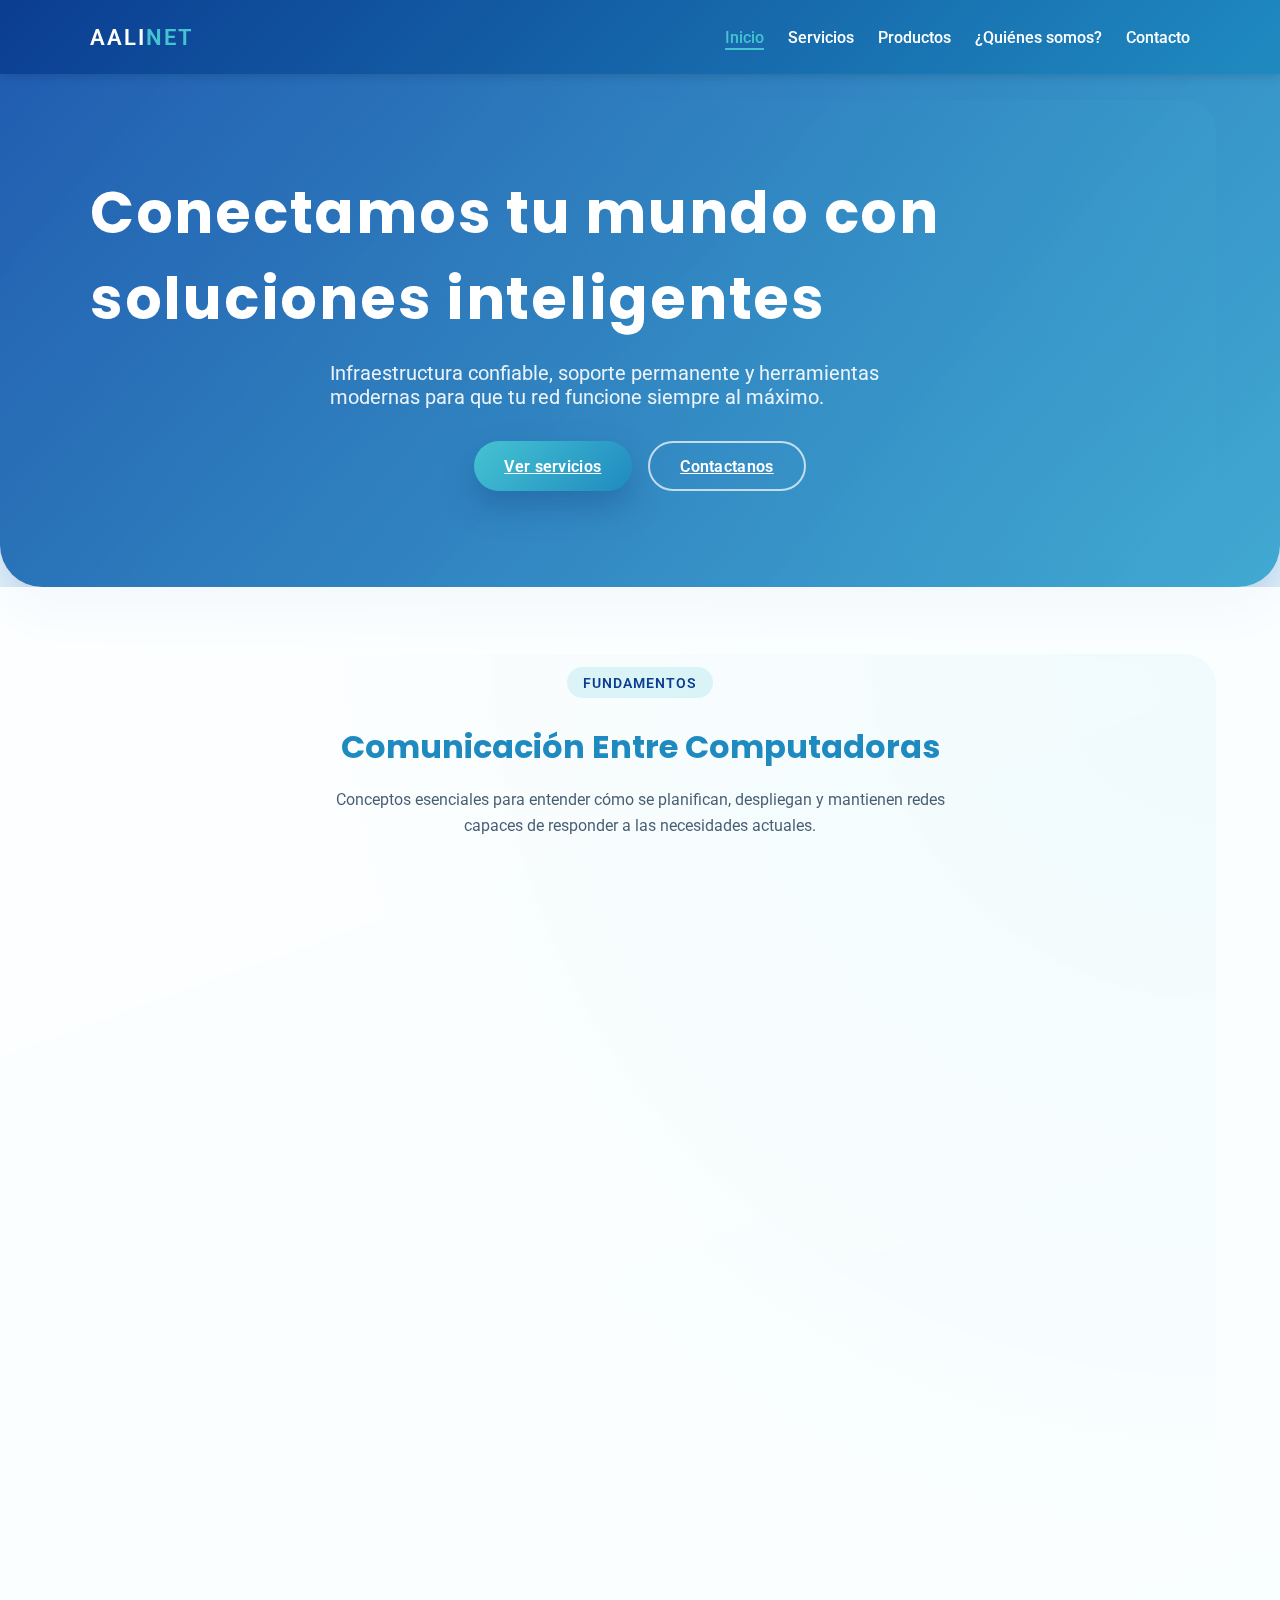
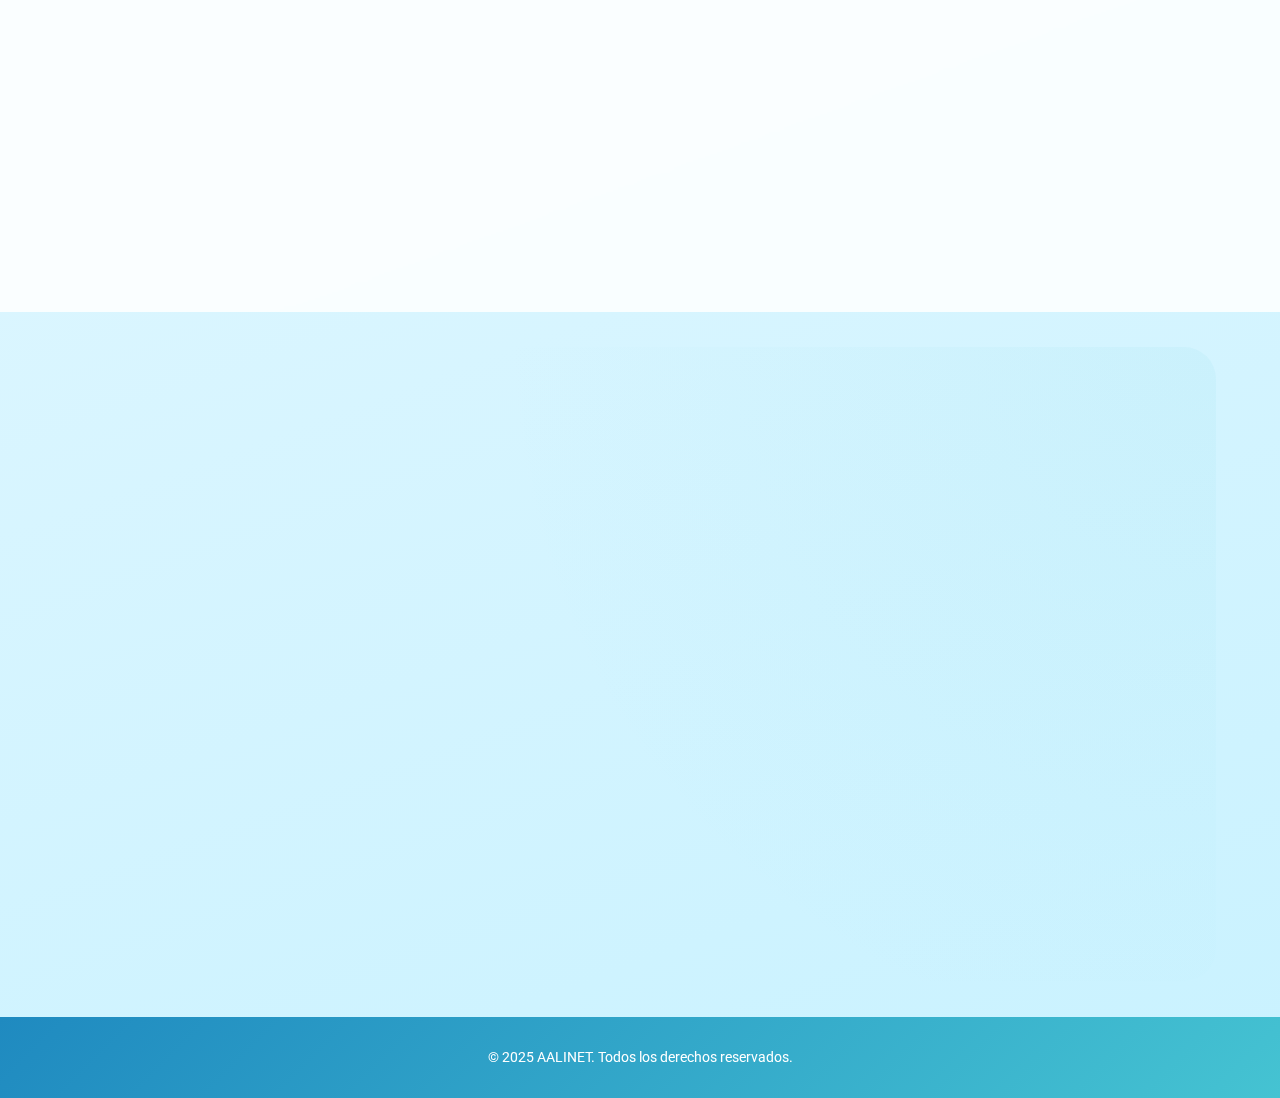
<file: index.html>
<!DOCTYPE html>
<html lang="es">
<head>
    <meta charset="UTF-8">
    <meta name="viewport" content="width=device-width, initial-scale=1.0">
    <title>AALINET</title>
    <link rel="stylesheet" href="styles.css">
</head>
<body>
    <header>
        <div class="container nav">
            <div class="logo">AALI<span>NET</span></div>
            <nav>
                <ul>
                    <li><a href="index.html">Inicio</a></li>
                    <li><a href="servicios.html">Servicios</a></li>
                    <li><a href="productos.html">Productos</a></li>
                    <li><a href="quienes-somos.html">¿Quiénes somos?</a></li>
                    <li><a href="contacto.html">Contacto</a></li>
                </ul>
            </nav>
        </div>
    </header>

    <main>
        <section class="hero">
            <div class="container">
                <h1>Conectamos tu mundo con soluciones inteligentes</h1>
                <p>Infraestructura confiable, soporte permanente y herramientas modernas para que tu red funcione siempre al máximo.</p>
                <div class="hero-buttons">
                    <a class="button-primary" href="servicios.html">Ver servicios</a>
                    <a class="button-outline" href="contacto.html">Contactanos</a>
                </div>
            </div>
        </section>

        <section>
            <div class="container">
                <div class="section-intro reveal-on-scroll">
                    <span class="badge">Fundamentos</span>
                    <h2>Comunicación Entre Computadoras</h2>
                    <p>Conceptos esenciales para entender cómo se planifican, despliegan y mantienen redes capaces de responder a las necesidades actuales.</p>
                </div>

                <article class="content-block reveal-on-scroll">
                    <h3>Procesos de conectividad</h3>
                    <p>La comunicación entre computadoras permite compartir datos y recursos, optimizar tiempos de trabajo y habilitar nuevas formas de colaboración. Implica diseñar redes escalables y seguras que acompañen el crecimiento de la organización.</p>
                    <p>Entre las ventajas se encuentran la mayor rapidez de intercambio, la escalabilidad y el trabajo simultáneo. Entre las desventajas, la inversión inicial, la superficie de ataque y la dependencia de la infraestructura.</p>

                    <h3>Protocolo TCP/IP</h3>
                    <p>El estándar que hace posible Internet. Segmenta los datos en paquetes, administra direcciones y garantiza que la información llegue íntegra al destino final.</p>

                    <h3>Tipos de redes</h3>
                    <ul>
                        <li>PAN</li>
                        <li>LAN</li>
                        <li>WLAN</li>
                        <li>MAN</li>
                        <li>WAN</li>
                        <li>VPN</li>
                    </ul>

                    <h3>Mecanismos de detección y corrección de errores</h3>
                    <p>Aplican verificaciones constantes (CRC, checksum, paridad) y solicitan retransmisiones cuando se identifican inconsistencias.</p>

                    <h3>Topologías de red</h3>
                    <ul>
                        <li>Bus</li>
                        <li>Estrella</li>
                        <li>Anillo</li>
                        <li>Malla</li>
                        <li>Árbol</li>
                        <li>Híbrida</li>
                    </ul>
                </article>
            </div>
        </section>

        <section>
            <div class="container">
                <div class="section-intro reveal-on-scroll">
                    <span class="badge">Beneficios</span>
                    <h2>Por Qué Elegir AALINET</h2>
                    <p>Resolvemos proyectos de conectividad de punta a punta: planificación, implementación, monitoreo y soporte personalizado.</p>
                </div>

                <div class="highlight-grid reveal-on-scroll">
                    <article class="highlight-card">
                        <h3>Arquitectura a medida</h3>
                        <p>Levantamos redes híbridas, cableadas e inalámbricas adaptadas a tu infraestructura y a la proyección de crecimiento.</p>
                    </article>
                    <article class="highlight-card">
                        <h3>Gestión proactiva</h3>
                        <p>Monitorizamos el rendimiento y alertamos sobre incidentes antes de que impacten en tu operación diaria.</p>
                    </article>
                    <article class="highlight-card">
                        <h3>Soporte cercano</h3>
                        <p>Equipo técnico disponible para cambios, mejoras y asesoría continua sin importar el tamaño de tu red.</p>
                    </article>
                </div>

                <div class="stat-grid reveal-on-scroll">
                    <div class="stat-card">
                        <strong>+150</strong>
                        <span>Equipos configurados</span>
                    </div>
                    <div class="stat-card">
                        <strong>99%</strong>
                        <span>Disponibilidad de servicio</span>
                    </div>
                    <div class="stat-card">
                        <strong>24/7</strong>
                        <span>Atención y monitoreo</span>
                    </div>
                </div>
            </div>
        </section>
    </main>

    <footer class="footer">
        <div class="container">
            &copy; 2025 AALINET. Todos los derechos reservados.
        </div>
    </footer>

    <script src="main.js"></script>
</body>
</html>
</file>
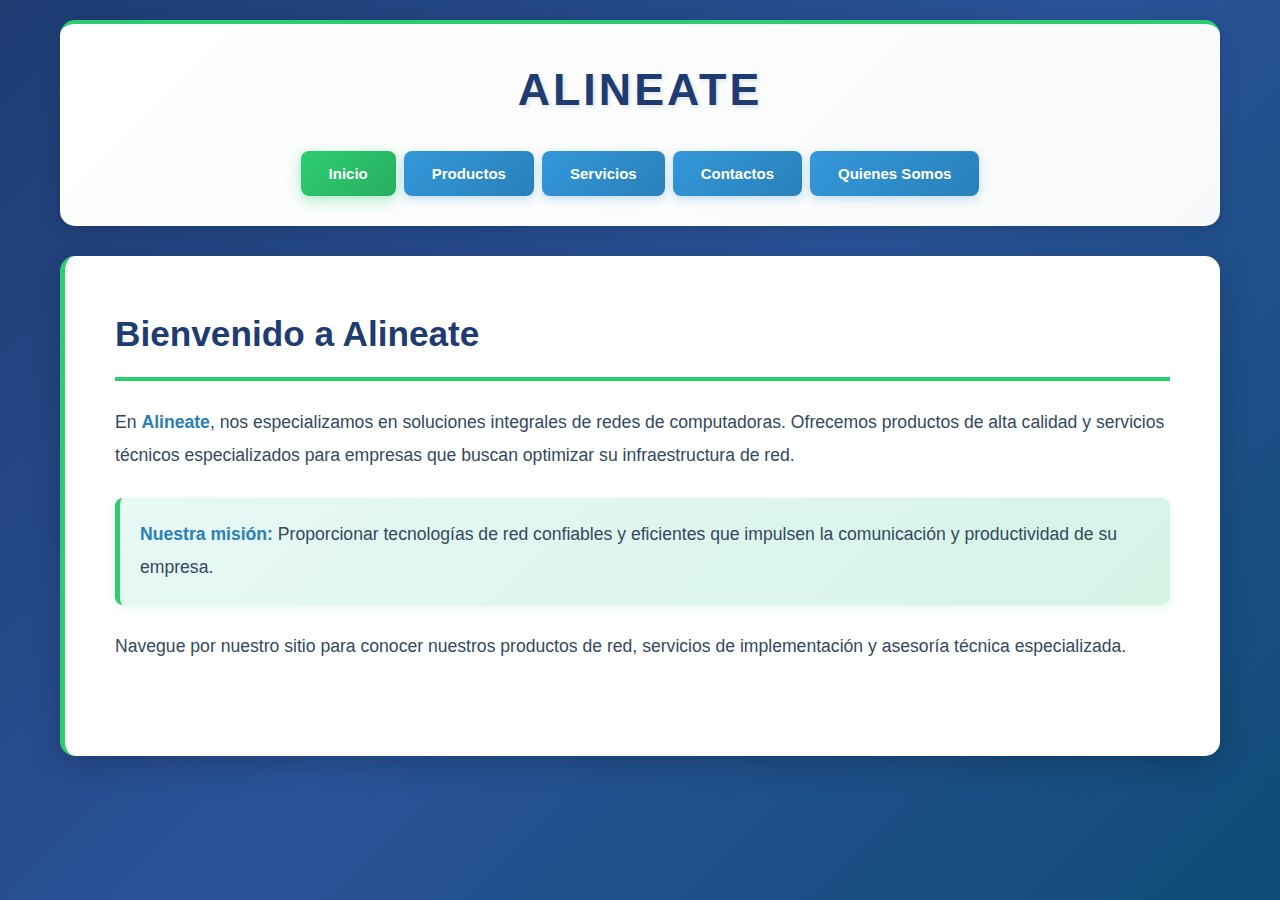
<file: alineate.html>
<!DOCTYPE html>
<html lang="es">
<head>
    <meta charset="UTF-8">
    <meta name="viewport" content="width=device-width, initial-scale=1.0">
    <title>Alineate</title>
    <style>
        * {
            margin: 0;
            padding: 0;
            box-sizing: border-box;
        }

        body {
            font-family: 'Segoe UI', Tahoma, Geneva, Verdana, sans-serif;
            line-height: 1.6;
            color: #2c3e50;
            background: linear-gradient(135deg, #1e3c72 0%, #2a5298 50%, #0f4c75 100%);
            min-height: 100vh;
            padding-bottom: 40px;
        }

        .container {
            max-width: 1200px;
            margin: 0 auto;
            padding: 20px;
        }

        header {
            background: linear-gradient(135deg, #ffffff 0%, #f8f9fa 100%);
            box-shadow: 0 4px 20px rgba(0, 0, 0, 0.15);
            padding: 30px 0;
            margin-bottom: 30px;
            border-radius: 15px;
            border-top: 4px solid #2ecc71;
        }

        h1 {
            text-align: center;
            color: #1e3c72;
            font-size: 2.8em;
            margin-bottom: 25px;
            text-transform: uppercase;
            letter-spacing: 3px;
            font-weight: 700;
            text-shadow: 2px 2px 4px rgba(0, 0, 0, 0.1);
        }

        nav {
            display: flex;
            justify-content: center;
            gap: 8px;
            flex-wrap: wrap;
            padding: 0 20px;
        }

        nav button {
            background: linear-gradient(135deg, #3498db 0%, #2980b9 100%);
            color: white;
            border: none;
            padding: 14px 28px;
            font-size: 15px;
            cursor: pointer;
            border-radius: 8px;
            transition: all 0.3s ease;
            text-transform: capitalize;
            font-weight: 600;
            box-shadow: 0 3px 10px rgba(52, 152, 219, 0.3);
            position: relative;
            overflow: hidden;
        }

        nav button::before {
            content: '';
            position: absolute;
            top: 0;
            left: -100%;
            width: 100%;
            height: 100%;
            background: linear-gradient(90deg, transparent, rgba(255, 255, 255, 0.3), transparent);
            transition: left 0.5s;
        }

        nav button:hover::before {
            left: 100%;
        }

        nav button:hover {
            transform: translateY(-3px);
            box-shadow: 0 6px 20px rgba(52, 152, 219, 0.5);
            background: linear-gradient(135deg, #2980b9 0%, #1e6091 100%);
        }

        nav button.active {
            background: linear-gradient(135deg, #2ecc71 0%, #27ae60 100%);
            box-shadow: 0 4px 15px rgba(46, 204, 113, 0.4);
        }

        nav button.active:hover {
            background: linear-gradient(135deg, #27ae60 0%, #229954 100%);
        }

        .content {
            background: #ffffff;
            padding: 50px;
            border-radius: 15px;
            box-shadow: 0 8px 30px rgba(0, 0, 0, 0.2);
            min-height: 500px;
            margin-top: 20px;
            border-left: 5px solid #2ecc71;
        }

        .section {
            display: none;
            animation: fadeIn 0.5s ease-in;
        }

        .section.active {
            display: block;
        }

        @keyframes fadeIn {
            from {
                opacity: 0;
                transform: translateY(10px);
            }
            to {
                opacity: 1;
                transform: translateY(0);
            }
        }

        .section h2 {
            color: #1e3c72;
            margin-bottom: 25px;
            font-size: 2.2em;
            border-bottom: 4px solid #2ecc71;
            padding-bottom: 15px;
            font-weight: 700;
        }

        .section p {
            margin-bottom: 18px;
            font-size: 1.1em;
            line-height: 1.9;
            color: #34495e;
        }

        .section h3 {
            color: #2980b9;
            margin-top: 30px;
            margin-bottom: 18px;
            font-size: 1.6em;
            font-weight: 600;
            padding-left: 15px;
            border-left: 4px solid #3498db;
        }

        .section h4 {
            color: #16a085;
            margin-top: 25px;
            margin-bottom: 15px;
            font-size: 1.3em;
            font-weight: 600;
        }

        .section ul, .section ol {
            margin-left: 35px;
            margin-bottom: 25px;
            color: #34495e;
        }

        .section li {
            margin-bottom: 12px;
            font-size: 1.05em;
            line-height: 1.8;
        }

        .section strong {
            color: #2980b9;
            font-weight: 600;
        }

        .section .highlight {
            background: linear-gradient(135deg, #e8f8f5 0%, #d5f4e6 100%);
            padding: 20px;
            border-left: 5px solid #2ecc71;
            margin: 25px 0;
            border-radius: 8px;
            box-shadow: 0 2px 8px rgba(46, 204, 113, 0.15);
        }

        .section .highlight p {
            margin-bottom: 0;
        }

        .section .highlight h3 {
            border-left: none;
            padding-left: 0;
            margin-top: 0;
        }
    </style>
</head>
<body>
    <div class="container">
        <header>
            <h1>Alineate</h1>
            <nav>
                <button class="menu-btn active" data-section="inicio">Inicio</button>
                <button class="menu-btn" data-section="productos">Productos</button>
                <button class="menu-btn" data-section="servicios">Servicios</button>
                <button class="menu-btn" data-section="contactos">Contactos</button>
                <button class="menu-btn" data-section="quienes-somos">Quienes Somos</button>
            </nav>
        </header>

        <div class="content">
            <section id="inicio" class="section active">
                <h2>Bienvenido a Alineate</h2>
                <p>En <strong>Alineate</strong>, nos especializamos en soluciones integrales de redes de computadoras. Ofrecemos productos de alta calidad y servicios técnicos especializados para empresas que buscan optimizar su infraestructura de red.</p>
                <div class="highlight">
                    <p><strong>Nuestra misión:</strong> Proporcionar tecnologías de red confiables y eficientes que impulsen la comunicación y productividad de su empresa.</p>
                </div>
                <p>Navegue por nuestro sitio para conocer nuestros productos de red, servicios de implementación y asesoría técnica especializada.</p>
            </section>

            <section id="productos" class="section">
                <h2>Nuestros Productos de Red</h2>
                
                <h3>Switch de Red</h3>
                <p>Un <strong>Switch</strong> es un dispositivo de red que conecta múltiples equipos en una red local (LAN). A diferencia de un hub, el switch es inteligente y dirige el tráfico de datos de manera eficiente.</p>
                
                <h4>Tipos de Switch:</h4>
                <ul>
                    <li><strong>Switch No Gestionado (Unmanaged):</strong> Switches plug-and-play ideales para redes pequeñas. Funcionan automáticamente sin configuración.</li>
                    <li><strong>Switch Gestionado (Managed):</strong> Ofrecen control total sobre la red, permitiendo configurar VLANs, QoS, y seguridad avanzada.</li>
                    <li><strong>Switch Capa 2:</strong> Opera en la capa de enlace de datos, usando direcciones MAC para enviar datos.</li>
                    <li><strong>Switch Capa 3:</strong> Funciona como router y switch, operando en capa de red con direcciones IP.</li>
                </ul>
                
                <h4>Características del Switch:</h4>
                <ul>
                    <li>Direcciona tráfico basado en direcciones MAC</li>
                    <li>Reduce colisiones de red</li>
                    <li>Mayor ancho de banda dedicado por puerto</li>
                    <li>Soporta full-duplex (comunicación bidireccional simultánea)</li>
                    <li>Mejor rendimiento y seguridad que un hub</li>
                </ul>

                <h3>Hub de Red</h3>
                <p>Un <strong>Hub</strong> es un dispositivo básico que conecta múltiples equipos en una red, pero simplemente replica todas las señales a todos los puertos sin inteligencia.</p>
                
                <h4>Características del Hub:</h4>
                <ul>
                    <li>Dispositivo simple y económico</li>
                    <li>Retransmite datos a todos los puertos</li>
                    <li>Opera en modo half-duplex</li>
                    <li>Puede generar colisiones de red</li>
                    <li>Menor seguridad que un switch</li>
                </ul>

                <h4>Diferencias entre Switch y Hub:</h4>
                <ul>
                    <li><strong>Rendimiento:</strong> Switch es más rápido al dirigir tráfico específico</li>
                    <li><strong>Seguridad:</strong> Switch ofrece mejor aislamiento entre dispositivos</li>
                    <li><strong>Colisiones:</strong> Switch elimina prácciones; hub puede generarlas</li>
                    <li><strong>Costo:</strong> Hub es más económico pero menos eficiente</li>
                    <li><strong>Inteligencia:</strong> Switch usa tablas MAC; hub solo replica señales</li>
                </ul>

                <h3>Router</h3>
                <p>El <strong>Router</strong> es un dispositivo que conecta diferentes redes y dirige el tráfico entre ellas usando direcciones IP.</p>
                
                <h4>Características del Router:</h4>
                <ul>
                    <li>Opera en la capa de red (Capa 3 del modelo OSI)</li>
                    <li>Usa direcciones IP para enrutar paquetes</li>
                    <li>Puede conectar redes LAN y WAN</li>
                    <li>Soporta protocolos de enrutamiento (RIP, OSPF, BGP)</li>
                    <li>Incluye funciones de seguridad integradas</li>
                </ul>

                <h4>Herramientas y Funciones del Router:</h4>
                <ul>
                    <li><strong>Accesibilidad:</strong> Configuración mediante interfaz web o línea de comandos para gestionar la red desde cualquier ubicación</li>
                    <li><strong>Señal y Contraseña de Red:</strong> Control de potencia de señal WiFi y configuración de contraseñas seguras (WPA2/WPA3)</li>
                    <li><strong>Protocolos de Seguridad:</strong> WPA2, WPA3, filtrado de firewall, VPN, y protección contra intrusiones</li>
                    <li><strong>WPS (WiFi Protected Setup):</strong> Conexión rápida de dispositivos mediante botón físico o PIN sin ingresar contraseña</li>
                    <li><strong>Filtrado MAC:</strong> Control de acceso mediante direcciones MAC, permitiendo o bloqueando dispositivos específicos</li>
                    <li><strong>Control Parental:</strong> Gestión de tiempo de conexión, bloqueo de sitios web y restricciones por dispositivo</li>
                </ul>

                <h3>Repetidores WiFi</h3>
                <p>Los <strong>Repetidores WiFi</strong> amplifican y extienden el alcance de la señal inalámbrica de su router principal.</p>
                <p><strong>Ejemplo:</strong> Repetidor TP-Link 300 Mbps - Ideal para extender la cobertura WiFi en oficinas y espacios grandes.</p>
                
                <h4>Características:</h4>
                <ul>
                    <li>Extiende el alcance de la señal WiFi existente</li>
                    <li>Fácil instalación mediante aplicación móvil</li>
                    <li>Velocidades de hasta 300 Mbps</li>
                    <li>Modo repetidor y modo punto de acceso</li>
                    <li>Indicadores LED para estado de señal</li>
                </ul>

                <h3>Adaptadores de Red</h3>
                <p>Los <strong>Adaptadores de Red</strong> (tarjetas de red o NIC) permiten que los dispositivos se conecten a una red.</p>
                
                <h4>Características:</h4>
                <ul>
                    <li>Conexión por cable Ethernet (RJ-45) o inalámbrica (WiFi)</li>
                    <li>Velocidades desde 10 Mbps hasta 10 Gbps</li>
                    <li>Compatible con diferentes estándares (802.11n/ac/ax para WiFi)</li>
                    <li>Puede ser interno (PCIe) o externo (USB)</li>
                    <li>Incluye controladores para compatibilidad con el sistema operativo</li>
                </ul>

                <h3>Cables de Red</h3>
                <p>Ofrecemos <strong>cables de red</strong> personalizados según sus necesidades.</p>
                
                <h4>Cable Recto (Straight-through):</h4>
                <p>Usado para conectar dispositivos diferentes (ej: computadora a switch, router a switch).</p>
                <p><strong>Norma T568A:</strong> Blanco-Verde, Verde, Blanco-Naranja, Azul, Blanco-Azul, Naranja, Blanco-Marrón, Marrón</p>
                <p><strong>Norma T568B:</strong> Blanco-Naranja, Naranja, Blanco-Verde, Azul, Blanco-Azul, Verde, Blanco-Marrón, Marrón</p>
                
                <h4>Cable Cruzado (Crossover):</h4>
                <p>Usado para conectar dispositivos similares directamente (ej: computadora a computadora, switch a switch). Un extremo usa norma A y el otro norma B, intercambiando pares de transmisión y recepción.</p>
            </section>

            <section id="servicios" class="section">
                <h2>Nuestros Servicios Especializados</h2>
                
                <h3>Comunicación entre Computadoras</h3>
                <p>La <strong>comunicación entre computadoras</strong> es el proceso mediante el cual dos o más equipos intercambian información a través de una red, utilizando protocolos y estándares establecidos.</p>
                
                <h4>Equipos Computacionales en Red - Principales Objetivos:</h4>
                <ul>
                    <li><strong>Compartir recursos:</strong> Archivos, impresoras, conexiones a internet</li>
                    <li><strong>Comunicación eficiente:</strong> Email, videoconferencias, mensajería instantánea</li>
                    <li><strong>Colaboración:</strong> Trabajo en equipo y acceso a bases de datos compartidas</li>
                    <li><strong>Gestión centralizada:</strong> Administración y mantenimiento desde un punto central</li>
                </ul>

                <h4>Ventajas de las Redes:</h4>
                <ul>
                    <li>Compartición eficiente de recursos y datos</li>
                    <li>Reducción de costos al compartir hardware</li>
                    <li>Mejora en la comunicación entre usuarios</li>
                    <li>Centralización de información y backups</li>
                    <li>Mayor productividad y colaboración</li>
                </ul>

                <h4>Desventajas:</h4>
                <ul>
                    <li>Costo inicial de infraestructura</li>
                    <li>Riesgos de seguridad y vulnerabilidades</li>
                    <li>Dependencia de la red para operaciones críticas</li>
                    <li>Necesidad de mantenimiento técnico especializado</li>
                    <li>Posibles problemas de rendimiento con alto tráfico</li>
                </ul>

                <div class="highlight">
                    <p><strong>Importancia del Protocolo TCP/IP:</strong> TCP/IP es el estándar universal para la comunicación en internet y redes empresariales. Garantiza que los datos se transmitan correctamente, se fragmenten cuando sea necesario, y lleguen a su destino. Sin TCP/IP, las redes modernas no podrían funcionar.</p>
                </div>

                <h3>Arquitecturas y Topologías de Red</h3>
                
                <h4>Topología de Bus:</h4>
                <p><strong>Componentes:</strong> Cable coaxial o par trenzado compartido</p>
                <p><strong>Características:</strong> Todos los dispositivos conectados a un mismo cable central</p>
                <p><strong>Ventajas:</strong> Económica, fácil instalación</p>
                <p><strong>Desventajas:</strong> Si falla el cable principal, toda la red se cae; colisiones de datos</p>

                <h4>Topología de Estrella:</h4>
                <p><strong>Componentes:</strong> Switch o hub central, cables de par trenzado</p>
                <p><strong>Características:</strong> Todos los dispositivos conectados a un concentrador central</p>
                <p><strong>Ventajas:</strong> Fácil mantenimiento, fallo de un dispositivo no afecta a otros</p>
                <p><strong>Desventajas:</strong> Si falla el concentrador, toda la red se cae; más costosa</p>

                <h4>Topología de Anillo:</h4>
                <p><strong>Componentes:</strong> Cables de fibra óptica o par trenzado formando un círculo</p>
                <p><strong>Características:</strong> Cada dispositivo conectado a dos dispositivos adyacentes</p>
                <p><strong>Ventajas:</strong> Rendimiento uniforme, sin colisiones</p>
                <p><strong>Desventajas:</strong> Si un dispositivo falla, puede interrumpir toda la red; instalación compleja</p>

                <h4>Topología de Malla:</h4>
                <p><strong>Componentes:</strong> Múltiples conexiones punto a punto (cables o inalámbricas)</p>
                <p><strong>Características:</strong> Cada dispositivo conectado a múltiples otros dispositivos</p>
                <p><strong>Ventajas:</strong> Muy confiable, múltiples rutas de comunicación</p>
                <p><strong>Desventajas:</strong> Muy costosa, compleja de administrar</p>

                <h4>Topología Mixta (Híbrida):</h4>
                <p><strong>Componentes:</strong> Combinación de diferentes topologías</p>
                <p><strong>Características:</strong> Mejor de varios mundos, adaptada a necesidades específicas</p>
                <p><strong>Ventajas:</strong> Flexible, optimizada para necesidades empresariales</p>
                <p><strong>Desventajas:</strong> Más compleja de diseñar y mantener</p>

                <h3>Tipos de Redes</h3>
                
                <h4>LAN (Local Area Network - Red de Área Local):</h4>
                <p><strong>Conformación:</strong> Red que conecta dispositivos en un área geográfica limitada (oficina, edificio, campus)</p>
                <p><strong>Componentes:</strong> Switches, routers, cables de par trenzado, adaptadores de red</p>
                <p><strong>Ejemplos de uso:</strong> Redes corporativas en oficinas, redes en escuelas, redes domésticas</p>
                <p><strong>Alcance:</strong> Hasta 1 km de extensión</p>

                <h4>MAN (Metropolitan Area Network - Red de Área Metropolitana):</h4>
                <p><strong>Conformación:</strong> Red que cubre una ciudad o área metropolitana</p>
                <p><strong>Componentes:</strong> Fibra óptica, enlaces de microondas, routers de alta capacidad</p>
                <p><strong>Ejemplos de uso:</strong> Conexión entre sucursales de empresas en una ciudad, servicios municipales de internet, redes académicas universitarias</p>
                <p><strong>Alcance:</strong> Entre 1 y 50 km</p>

                <h4>WAN (Wide Area Network - Red de Área Amplia):</h4>
                <p><strong>Conformación:</strong> Red que conecta múltiples LANs y MANs a través de grandes distancias</p>
                <p><strong>Componentes:</strong> Enlaces de fibra óptica, satélites, routers de alto rendimiento, líneas dedicadas</p>
                <p><strong>Ejemplos de uso:</strong> Internet global, redes corporativas multinacionales, conexiones entre centros de datos, telecomunicaciones internacionales</p>
                <p><strong>Alcance:</strong> Cientos o miles de kilómetros</p>

                <h3>Mecanismos de Detección y Corrección de Errores</h3>
                <p>En las redes empresariales, es crucial garantizar la integridad de los datos transmitidos.</p>
                
                <h4>Detección de Errores:</h4>
                <ul>
                    <li><strong>Paridad:</strong> Bit adicional para detectar errores simples</li>
                    <li><strong>Checksum:</strong> Suma de verificación de los datos</li>
                    <li><strong>CRC (Cyclic Redundancy Check):</strong> Polinomio que detecta errores múltiples</li>
                </ul>

                <h4>Corrección de Errores:</h4>
                <ul>
                    <li><strong>Retransmisión (ARQ):</strong> Solicitar reenvío de datos corruptos</li>
                    <li><strong>Códigos de corrección:</strong> Algoritmos que corrigen errores automáticamente</li>
                    <li><strong>Confirmación de recepción:</strong> ACK (Acknowledgment) para confirmar datos recibidos</li>
                </ul>

                <h3>Cableado Estructurado</h3>
                <p>El <strong>cableado estructurado</strong> es un sistema de cableado organizado y estandarizado que proporciona una infraestructura de telecomunicaciones completa y flexible para su empresa.</p>
                
                <h4>Partes que lo Componen:</h4>
                <ul>
                    <li><strong>Sala de Equipos (ER - Equipment Room):</strong> Ubicación central donde se concentran los equipos de red principales (switches, routers, servidores)</li>
                    <li><strong>Cuarto de Telecomunicaciones (TR - Telecommunications Room):</strong> Punto de distribución en cada piso o zona</li>
                    <li><strong>Cableado Horizontal:</strong> Cables que van desde el TR hasta las áreas de trabajo (categoría 5e, 6, 6a)</li>
                    <li><strong>Cableado Vertical/Backbone:</strong> Conexión entre la ER y los TRs (fibra óptica o cable de alta capacidad)</li>
                    <li><strong>Área de Trabajo:</strong> Puntos de conexión donde los usuarios acceden a la red (enchufes RJ-45)</li>
                    <li><strong>Cableado del Campus:</strong> Conexiones entre diferentes edificios (fibra óptica)</li>
                </ul>

                <h4>Características del Cableado Estructurado:</h4>
                <ul>
                    <li>Sistema modular y escalable</li>
                    <li>Estandarizado según normas TIA/EIA</li>
                    <li>Fácil mantenimiento y administración</li>
                    <li>Compatibilidad con diferentes tecnologías</li>
                    <li>Diseño que permite futuras expansiones</li>
                    <li>Documentación completa de la infraestructura</li>
                </ul>

                <div class="highlight">
                    <p><strong>Nuestro servicio de cableado estructurado incluye:</strong> Diseño, instalación, certificación y documentación completa de su infraestructura de red empresarial.</p>
                </div>
            </section>

            <section id="contactos" class="section">
                <h2>Contacto</h2>
                <p>Estamos aquí para ayudarle con todas sus necesidades de red. Contáctenos a través de los siguientes medios:</p>
                
                <div class="highlight">
                    <h3>Información de Contacto</h3>
                    <p><strong>Teléfono:</strong> [Ingrese su número de teléfono]</p>
                    <p><strong>Email:</strong> info@alineate.com</p>
                    <p><strong>Dirección:</strong> [Ingrese su dirección]</p>
                    <p><strong>Horario de Atención:</strong> Lunes a Viernes de 9:00 a 18:00 hs</p>
                </div>

                <h3>Solicite una Consulta</h3>
                <p>Si necesita asesoramiento técnico, instalación de equipos, o servicios de cableado estructurado, no dude en contactarnos. Nuestro equipo de expertos está listo para ayudarle a diseñar e implementar la solución de red perfecta para su empresa.</p>

                <h3>Servicio Técnico</h3>
                <p>Ofrecemos soporte técnico especializado para resolver cualquier problema con su infraestructura de red. Desde diagnóstico hasta implementación de soluciones completas.</p>
            </section>

            <section id="quienes-somos" class="section">
                <h2>Quienes Somos</h2>
                
                <h3>Sobre Alineate</h3>
                <p><strong>Alineate</strong> es una empresa especializada en soluciones integrales de redes de computadoras. Nos dedicamos a proporcionar servicios de calidad, productos confiables y asesoramiento técnico especializado para empresas que buscan optimizar su infraestructura de comunicaciones.</p>

                <h3>Nuestra Experiencia</h3>
                <p>Con años de experiencia en el sector de las telecomunicaciones y redes, nuestro equipo de profesionales está capacitado para diseñar, instalar y mantener sistemas de red de cualquier escala. Desde pequeñas oficinas hasta grandes corporaciones, ofrecemos soluciones adaptadas a cada necesidad.</p>

                <h3>Nuestros Valores</h3>
                <ul>
                    <li><strong>Calidad:</strong> Trabajamos con productos y estándares de la más alta calidad</li>
                    <li><strong>Innovación:</strong> Mantenemos nuestros conocimientos actualizados con las últimas tecnologías</li>
                    <li><strong>Confianza:</strong> Construimos relaciones duraderas basadas en la transparencia y el compromiso</li>
                    <li><strong>Eficiencia:</strong> Optimizamos recursos para ofrecer soluciones rentables</li>
                    <li><strong>Soporte:</strong> Brindamos acompañamiento técnico continuo</li>
                </ul>

                <h3>Áreas de Especialización</h3>
                <ul>
                    <li>Diseño e instalación de redes LAN, MAN y WAN</li>
                    <li>Cableado estructurado certificado</li>
                    <li>Configuración de routers, switches y dispositivos de red</li>
                    <li>Seguridad de redes empresariales</li>
                    <li>Diagnóstico y resolución de problemas de conectividad</li>
                    <li>Consultoría técnica en infraestructura de red</li>
                </ul>

                <div class="highlight">
                    <p><strong>Nuestra visión:</strong> Ser el referente en soluciones de red, ayudando a las empresas a alcanzar una comunicación eficiente y segura mediante tecnología de última generación.</p>
                </div>
            </section>
        </div>
    </div>

    <script>
        // Funcionalidad para cambiar entre secciones
        document.querySelectorAll('.menu-btn').forEach(button => {
            button.addEventListener('click', function() {
                // Remover clase active de todos los botones
                document.querySelectorAll('.menu-btn').forEach(btn => btn.classList.remove('active'));
                // Agregar clase active al botón clickeado
                this.classList.add('active');
                
                // Ocultar todas las secciones
                document.querySelectorAll('.section').forEach(section => {
                    section.classList.remove('active');
                });
                
                // Mostrar la sección correspondiente
                const sectionId = this.getAttribute('data-section');
                document.getElementById(sectionId).classList.add('active');
            });
        });
    </script>
</body>
</html>
</file>
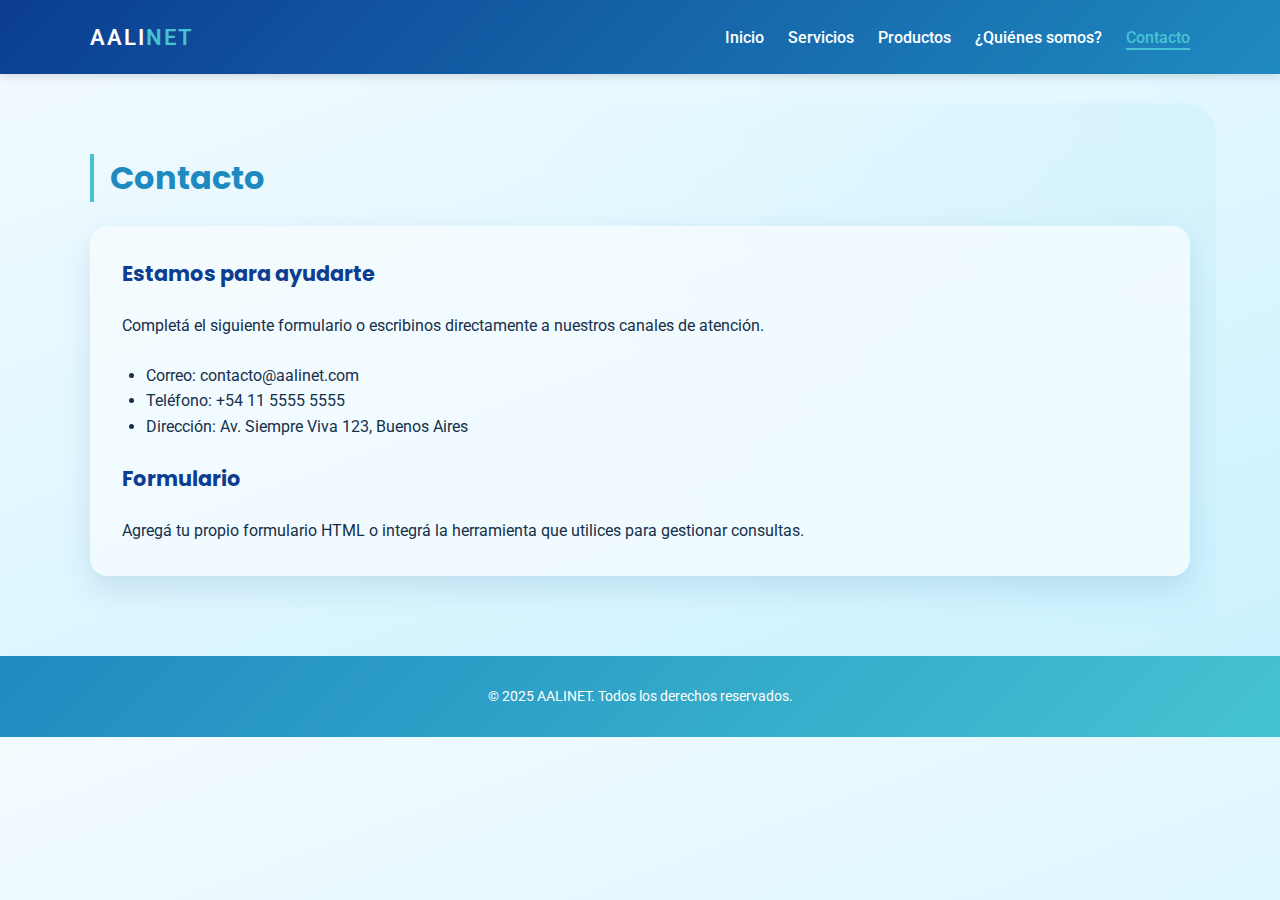
<file: contacto.html>
<!DOCTYPE html>
<html lang="es">
<head>
    <meta charset="UTF-8">
    <meta name="viewport" content="width=device-width, initial-scale=1.0">
    <title>Contacto | AALINET</title>
    <link rel="stylesheet" href="styles.css">
</head>
<body>
    <header>
        <div class="container nav">
            <div class="logo">AALI<span>NET</span></div>
            <nav>
                <ul>
                    <li><a href="index.html">Inicio</a></li>
                    <li><a href="servicios.html">Servicios</a></li>
                    <li><a href="productos.html">Productos</a></li>
                    <li><a href="quienes-somos.html">¿Quiénes somos?</a></li>
                    <li><a href="contacto.html">Contacto</a></li>
                </ul>
            </nav>
        </div>
    </header>

    <main>
        <section>
            <div class="container">
                <h2>Contacto</h2>
                <article class="content-block">
                    <h3>Estamos para ayudarte</h3>
                    <p>Completá el siguiente formulario o escribinos directamente a nuestros canales de atención.</p>
                    <ul>
                        <li>Correo: contacto@aalinet.com</li>
                        <li>Teléfono: +54 11 5555 5555</li>
                        <li>Dirección: Av. Siempre Viva 123, Buenos Aires</li>
                    </ul>
                    <h3>Formulario</h3>
                    <p>Agregá tu propio formulario HTML o integrá la herramienta que utilices para gestionar consultas.</p>
                </article>
            </div>
        </section>
    </main>

    <footer class="footer">
        <div class="container">
            &copy; 2025 AALINET. Todos los derechos reservados.
        </div>
    </footer>

    <script src="main.js"></script>
</body>
</html>
</file>
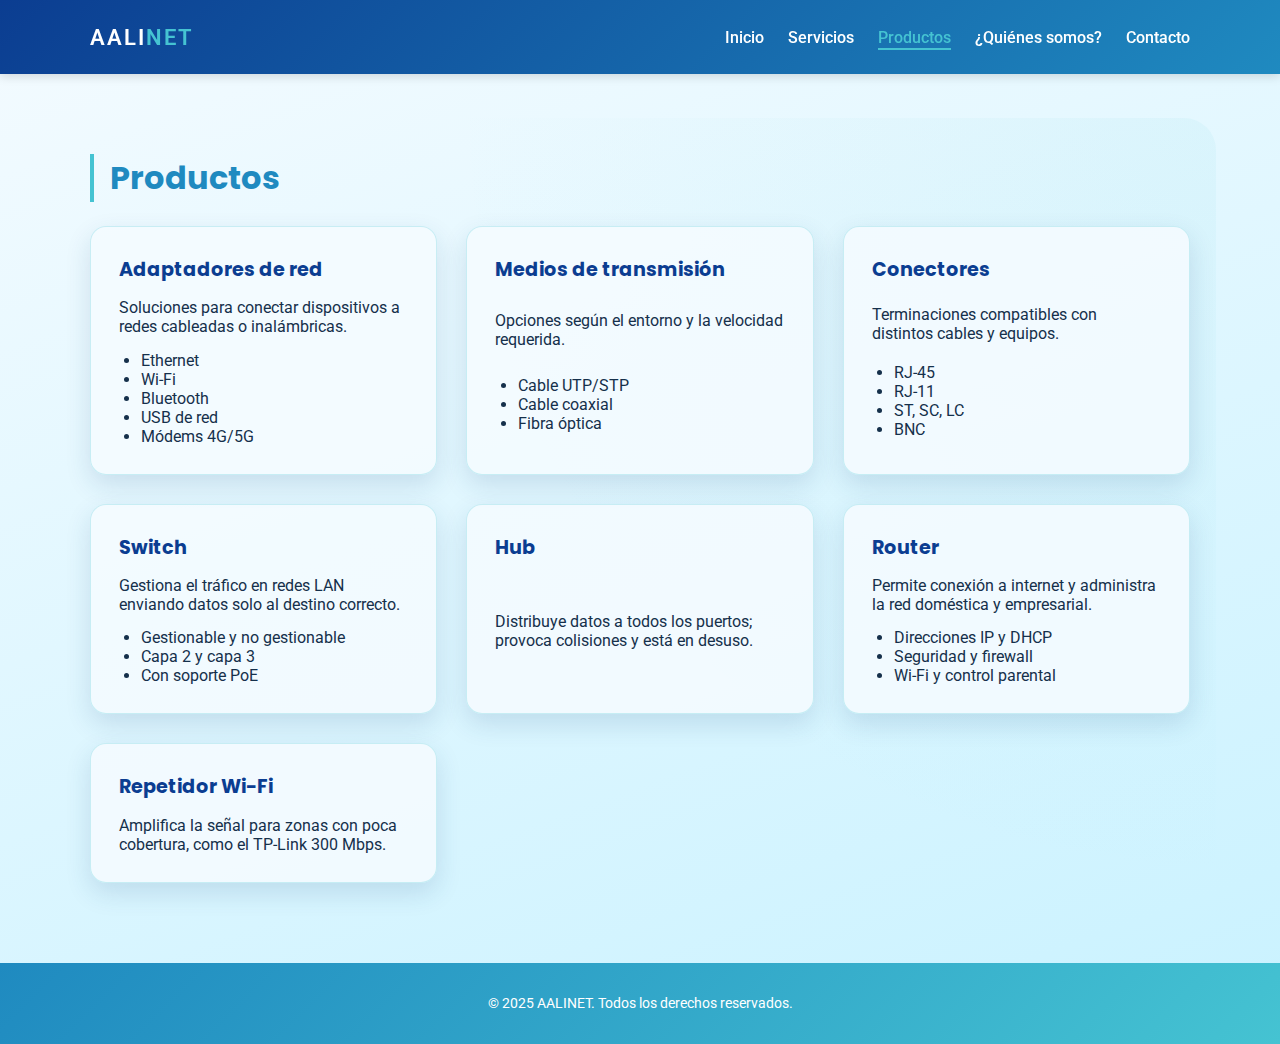
<file: productos.html>
<!DOCTYPE html>
<html lang="es">
<head>
    <meta charset="UTF-8">
    <meta name="viewport" content="width=device-width, initial-scale=1.0">
    <title>Productos | AALINET</title>
    <link rel="stylesheet" href="styles.css">
</head>
<body>
    <header>
        <div class="container nav">
            <div class="logo">AALI<span>NET</span></div>
            <nav>
                <ul>
                    <li><a href="index.html">Inicio</a></li>
                    <li><a href="servicios.html">Servicios</a></li>
                    <li><a href="productos.html">Productos</a></li>
                    <li><a href="quienes-somos.html">¿Quiénes somos?</a></li>
                    <li><a href="contacto.html">Contacto</a></li>
                </ul>
            </nav>
        </div>
    </header>

    <main>
        <section>
            <div class="container">
                <h2>Productos</h2>
                <article class="products-block">
                    <div class="product-grid">
                        <div class="product-card">
                            <h3>Adaptadores de red</h3>
                            <p>Soluciones para conectar dispositivos a redes cableadas o inalámbricas.</p>
                            <ul>
                                <li>Ethernet</li>
                                <li>Wi-Fi</li>
                                <li>Bluetooth</li>
                                <li>USB de red</li>
                                <li>Módems 4G/5G</li>
                            </ul>
                        </div>

                        <div class="product-card">
                            <h3>Medios de transmisión</h3>
                            <p>Opciones según el entorno y la velocidad requerida.</p>
                            <ul>
                                <li>Cable UTP/STP</li>
                                <li>Cable coaxial</li>
                                <li>Fibra óptica</li>
                            </ul>
                        </div>

                        <div class="product-card">
                            <h3>Conectores</h3>
                            <p>Terminaciones compatibles con distintos cables y equipos.</p>
                            <ul>
                                <li>RJ-45</li>
                                <li>RJ-11</li>
                                <li>ST, SC, LC</li>
                                <li>BNC</li>
                            </ul>
                        </div>

                        <div class="product-card">
                            <h3>Switch</h3>
                            <p>Gestiona el tráfico en redes LAN enviando datos solo al destino correcto.</p>
                            <ul>
                                <li>Gestionable y no gestionable</li>
                                <li>Capa 2 y capa 3</li>
                                <li>Con soporte PoE</li>
                            </ul>
                        </div>

                        <div class="product-card">
                            <h3>Hub</h3>
                            <p>Distribuye datos a todos los puertos; provoca colisiones y está en desuso.</p>
                        </div>

                        <div class="product-card">
                            <h3>Router</h3>
                            <p>Permite conexión a internet y administra la red doméstica y empresarial.</p>
                            <ul>
                                <li>Direcciones IP y DHCP</li>
                                <li>Seguridad y firewall</li>
                                <li>Wi-Fi y control parental</li>
                            </ul>
                        </div>

                        <div class="product-card">
                            <h3>Repetidor Wi-Fi</h3>
                            <p>Amplifica la señal para zonas con poca cobertura, como el TP-Link 300 Mbps.</p>
                        </div>
                    </div>
                </article>
            </div>
        </section>
    </main>

    <footer class="footer">
        <div class="container">
            &copy; 2025 AALINET. Todos los derechos reservados.
        </div>
    </footer>

    <script src="main.js"></script>
</body>
</html>
</file>
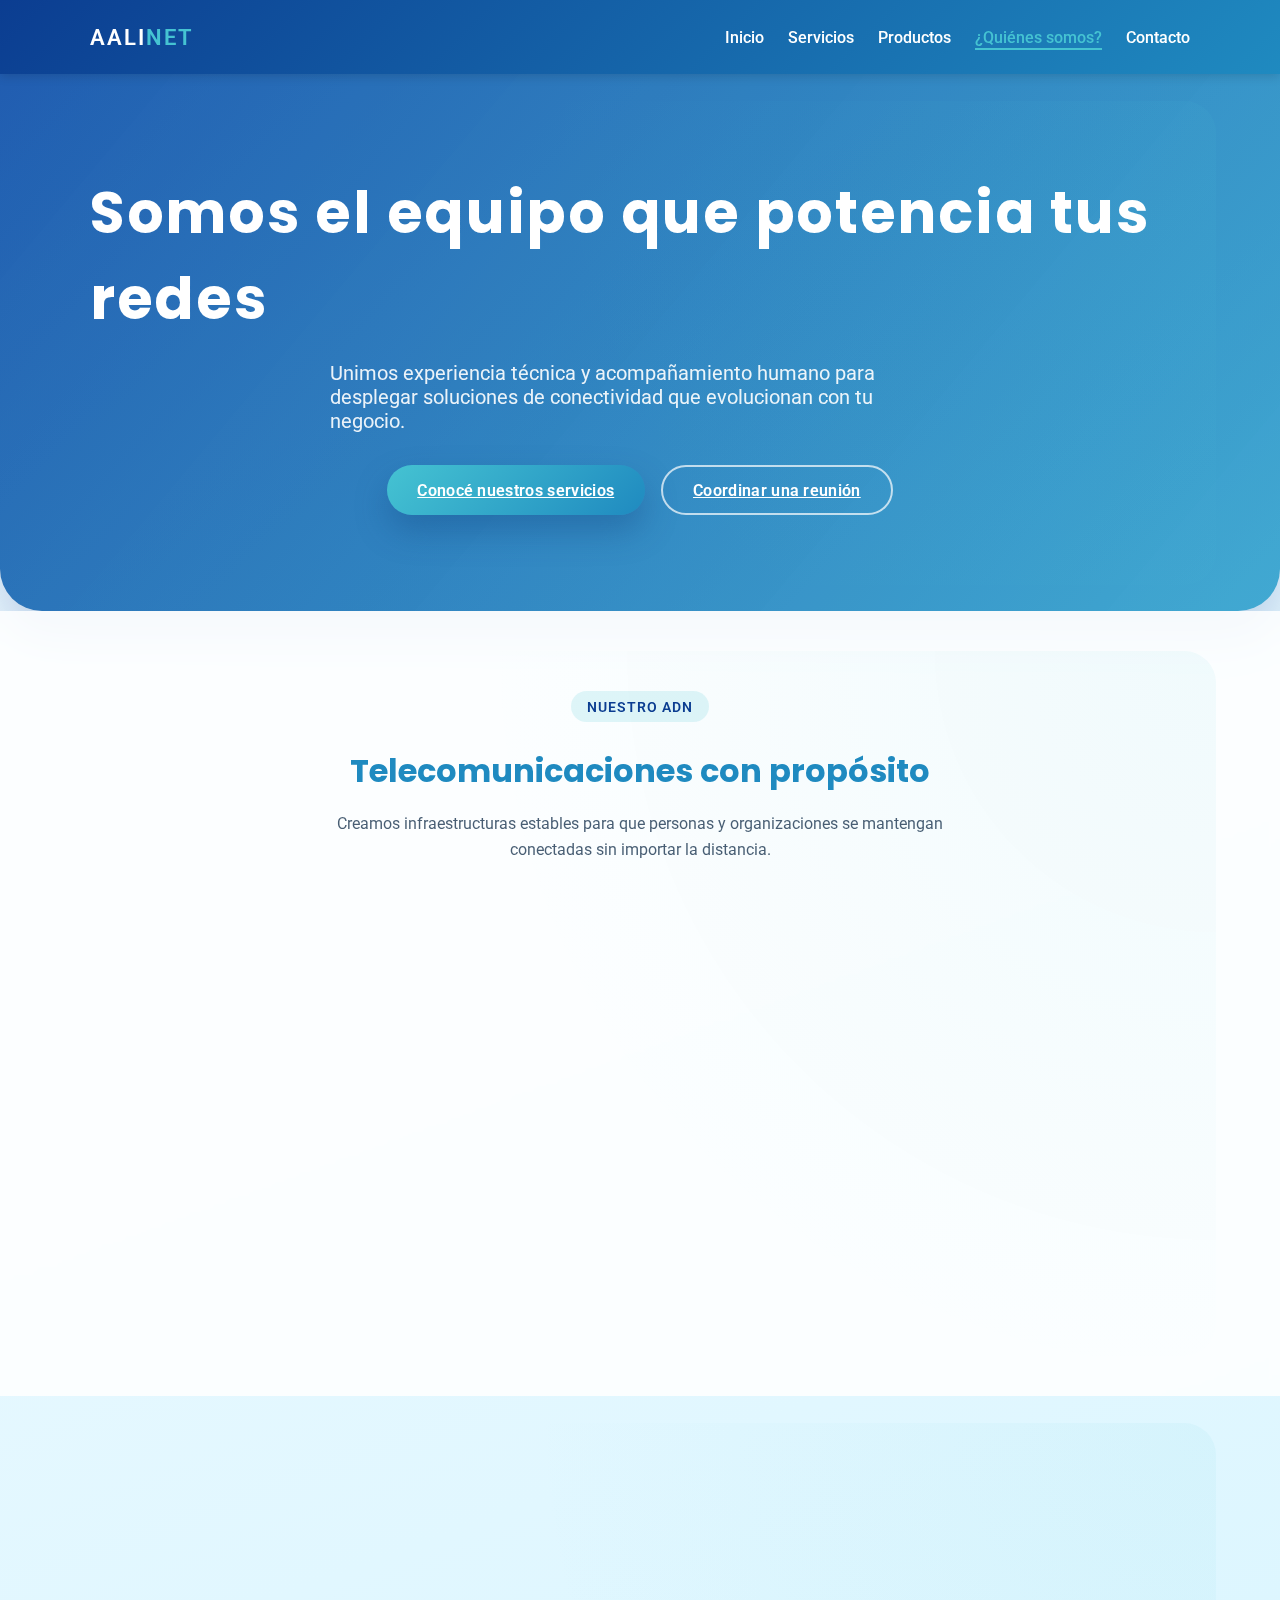
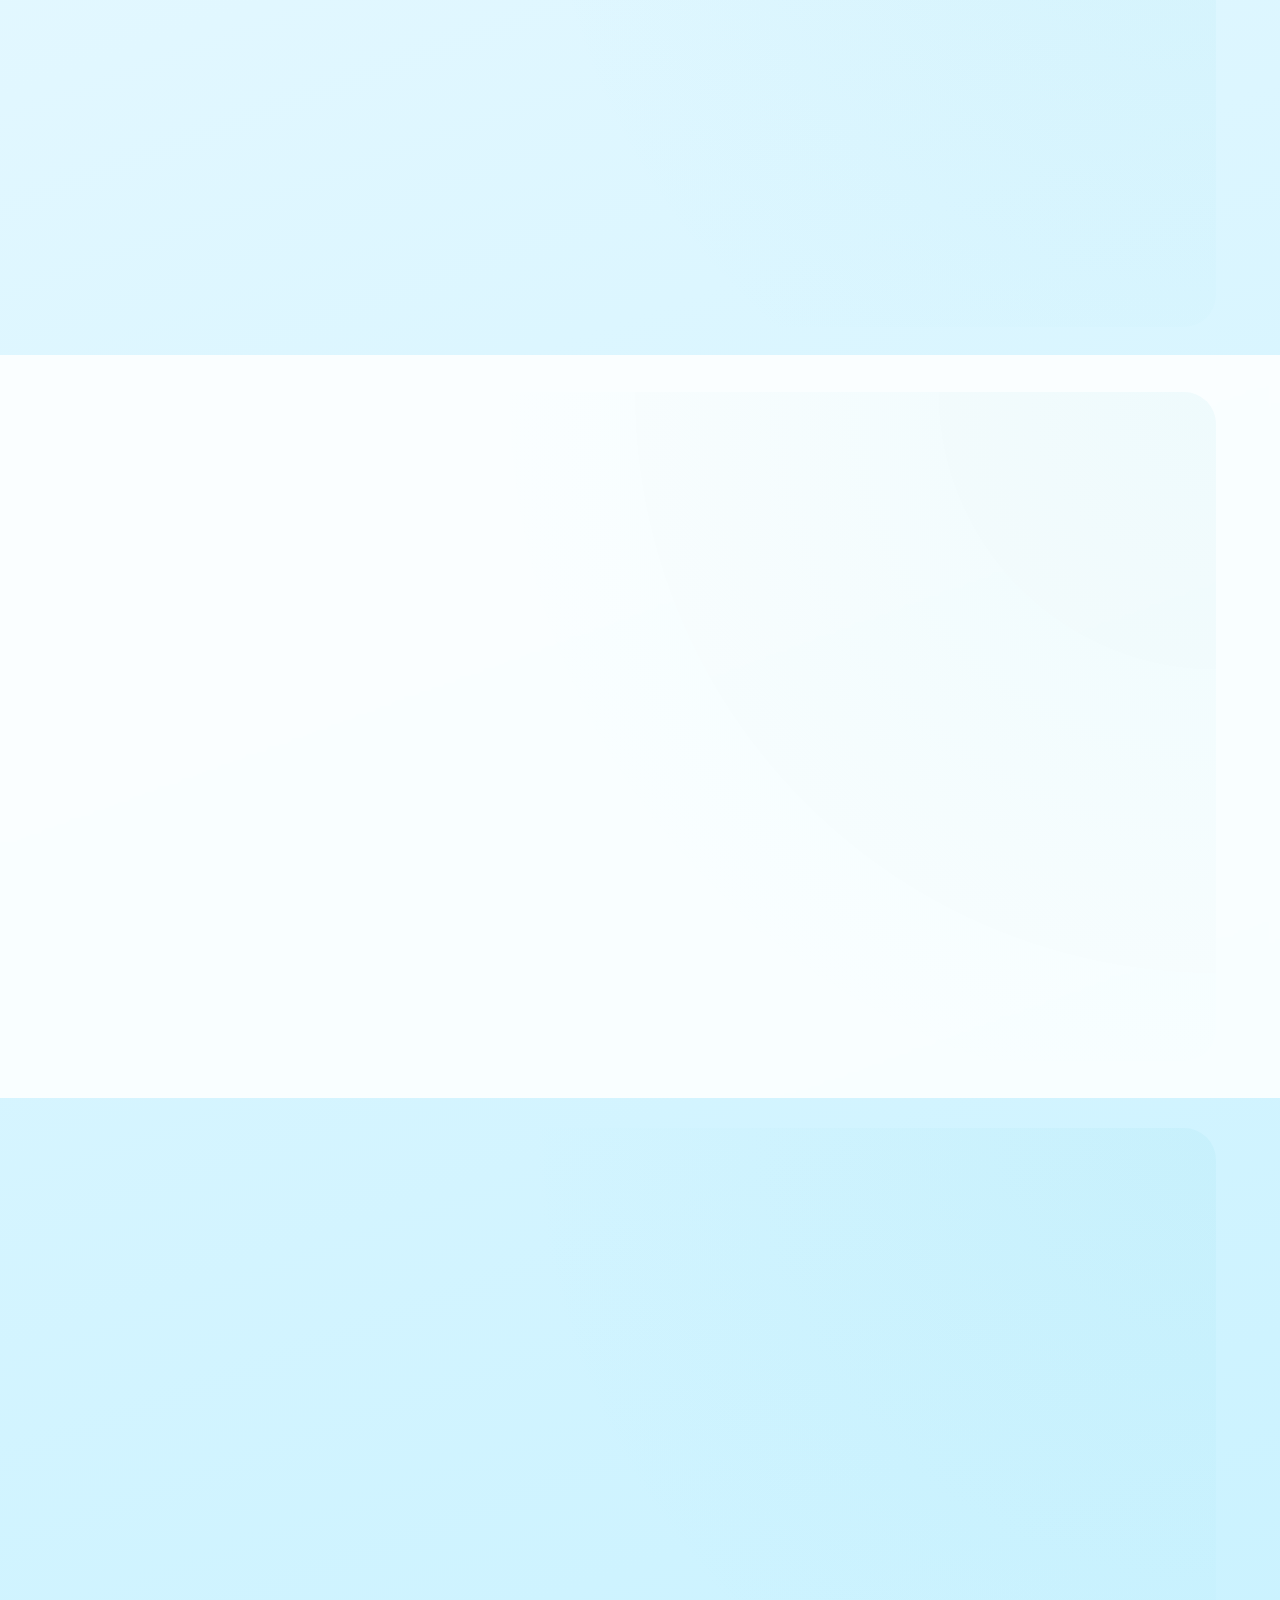
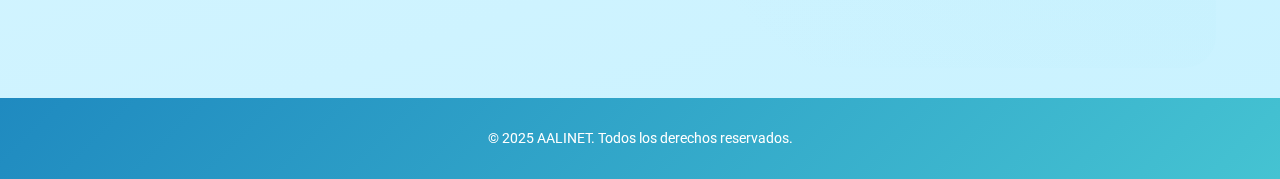
<file: quienes-somos.html>
<!DOCTYPE html>
<html lang="es">
<head>
    <meta charset="UTF-8">
    <meta name="viewport" content="width=device-width, initial-scale=1.0">
    <title>¿Quiénes somos? | AALINET</title>
    <link rel="stylesheet" href="styles.css">
</head>
<body>
    <header>
        <div class="container nav">
            <div class="logo">AALI<span>NET</span></div>
            <nav>
                <ul>
                    <li><a href="index.html">Inicio</a></li>
                    <li><a href="servicios.html">Servicios</a></li>
                    <li><a href="productos.html">Productos</a></li>
                    <li><a href="quienes-somos.html">¿Quiénes somos?</a></li>
                    <li><a href="contacto.html">Contacto</a></li>
                </ul>
            </nav>
        </div>
    </header>

    <main>
        <section class="hero">
            <div class="container">
                <h1>Somos el equipo que potencia tus redes</h1>
                <p>Unimos experiencia técnica y acompañamiento humano para desplegar soluciones de conectividad que evolucionan con tu negocio.</p>
                <div class="hero-buttons">
                    <a class="button-primary" href="servicios.html">Conocé nuestros servicios</a>
                    <a class="button-outline" href="contacto.html">Coordinar una reunión</a>
                </div>
            </div>
        </section>

        <section>
            <div class="container">
                <div class="section-intro reveal-on-scroll">
                    <span class="badge">Nuestro ADN</span>
                    <h2>Telecomunicaciones con propósito</h2>
                    <p>Creamos infraestructuras estables para que personas y organizaciones se mantengan conectadas sin importar la distancia.</p>
                </div>

                <article class="content-block reveal-on-scroll">
                    <h3>Visión</h3>
                    <p>Ser referentes en soluciones de redes integrales, combinando innovación tecnológica con procesos transparentes y eficientes.</p>

                    <h3>Misión</h3>
                    <p>Acompañar a empresas y hogares en el diseño, implementación y mantenimiento de redes robustas, con foco en seguridad y productividad.</p>

                    <h3>Valores</h3>
                    <ul>
                        <li>Compromiso con la mejora continua.</li>
                        <li>Trabajo colaborativo y aprendizaje constante.</li>
                        <li>Comunicación clara para decisiones rápidas.</li>
                    </ul>
                </article>
            </div>
        </section>

        <section>
            <div class="container">
                <div class="section-intro reveal-on-scroll">
                    <span class="badge">Principios</span>
                    <h2>Lo que nos guía</h2>
                    <p>Todos nuestros proyectos se sostienen sobre pilares que aseguran resultados medibles y una experiencia positiva para nuestros clientes.</p>
                </div>

                <div class="values-grid reveal-on-scroll">
                    <article class="value-card">
                        <h3>Proximidad</h3>
                        <p>Estar cerca de cada cliente para entender sus desafíos y proponer soluciones personalizadas.</p>
                    </article>
                    <article class="value-card">
                        <h3>Calidad</h3>
                        <p>Seleccionamos componentes y prácticas certificadas que extienden la vida útil de la infraestructura.</p>
                    </article>
                    <article class="value-card">
                        <h3>Innovación</h3>
                        <p>Investigamos nuevas tecnologías de conectividad y las aplicamos cuando aportan ventajas reales.</p>
                    </article>
                </div>
            </div>
        </section>

        <section>
            <div class="container">
                <div class="section-intro reveal-on-scroll">
                    <span class="badge">Equipo</span>
                    <h2>Personas detrás de AALINET</h2>
                    <p>Profesionales certificados que coordinan proyectos complejos y mantienen la operación de cada red en condiciones óptimas.</p>
                </div>

                <div class="team-grid">
                    <div class="team-card reveal-on-scroll">
                        <div class="avatar-placeholder"></div>
                        <h3>Joaquín Ignacio Miranda Ortiz</h3>
                        <p>Ingeniero en Telecomunicaciones</p>
                        <p>Dirige la planificación técnica, lidera implementaciones críticas y asegura el cumplimiento de estándares internacionales.</p>
                    </div>
                    <div class="team-card reveal-on-scroll">
                        <div class="avatar-placeholder"></div>
                        <h3>Franco Nicolás Cortez González</h3>
                        <p>Técnico en Soporte de Redes</p>
                        <p>Especialista en cableado estructurado, ordenamiento de racks y puesta en marcha de equipos de acceso y distribución.</p>
                    </div>
                    <div class="team-card reveal-on-scroll">
                        <div class="avatar-placeholder"></div>
                        <h3>Francisco Manuel Martínez García</h3>
                        <p>Administrador de Redes</p>
                        <p>Gestiona la operación diaria, monitorea el rendimiento y coordina mantenimientos preventivos y correctivos.</p>
                    </div>
                </div>
            </div>
        </section>

        <section>
            <div class="container">
                <div class="section-intro reveal-on-scroll">
                    <span class="badge">Galería</span>
                    <h2>Momentos destacados</h2>
                    <p>Un espacio para documentar proyectos, instalaciones y logros que marcan nuestra evolución.</p>
                </div>
                <div class="gallery-space reveal-on-scroll">
                    Espacio reservado para tus imágenes destacadas.
                </div>
            </div>
        </section>
    </main>

    <footer class="footer">
        <div class="container">
            &copy; 2025 AALINET. Todos los derechos reservados.
        </div>
    </footer>

    <script src="main.js"></script>
</body>
</html>
</file>
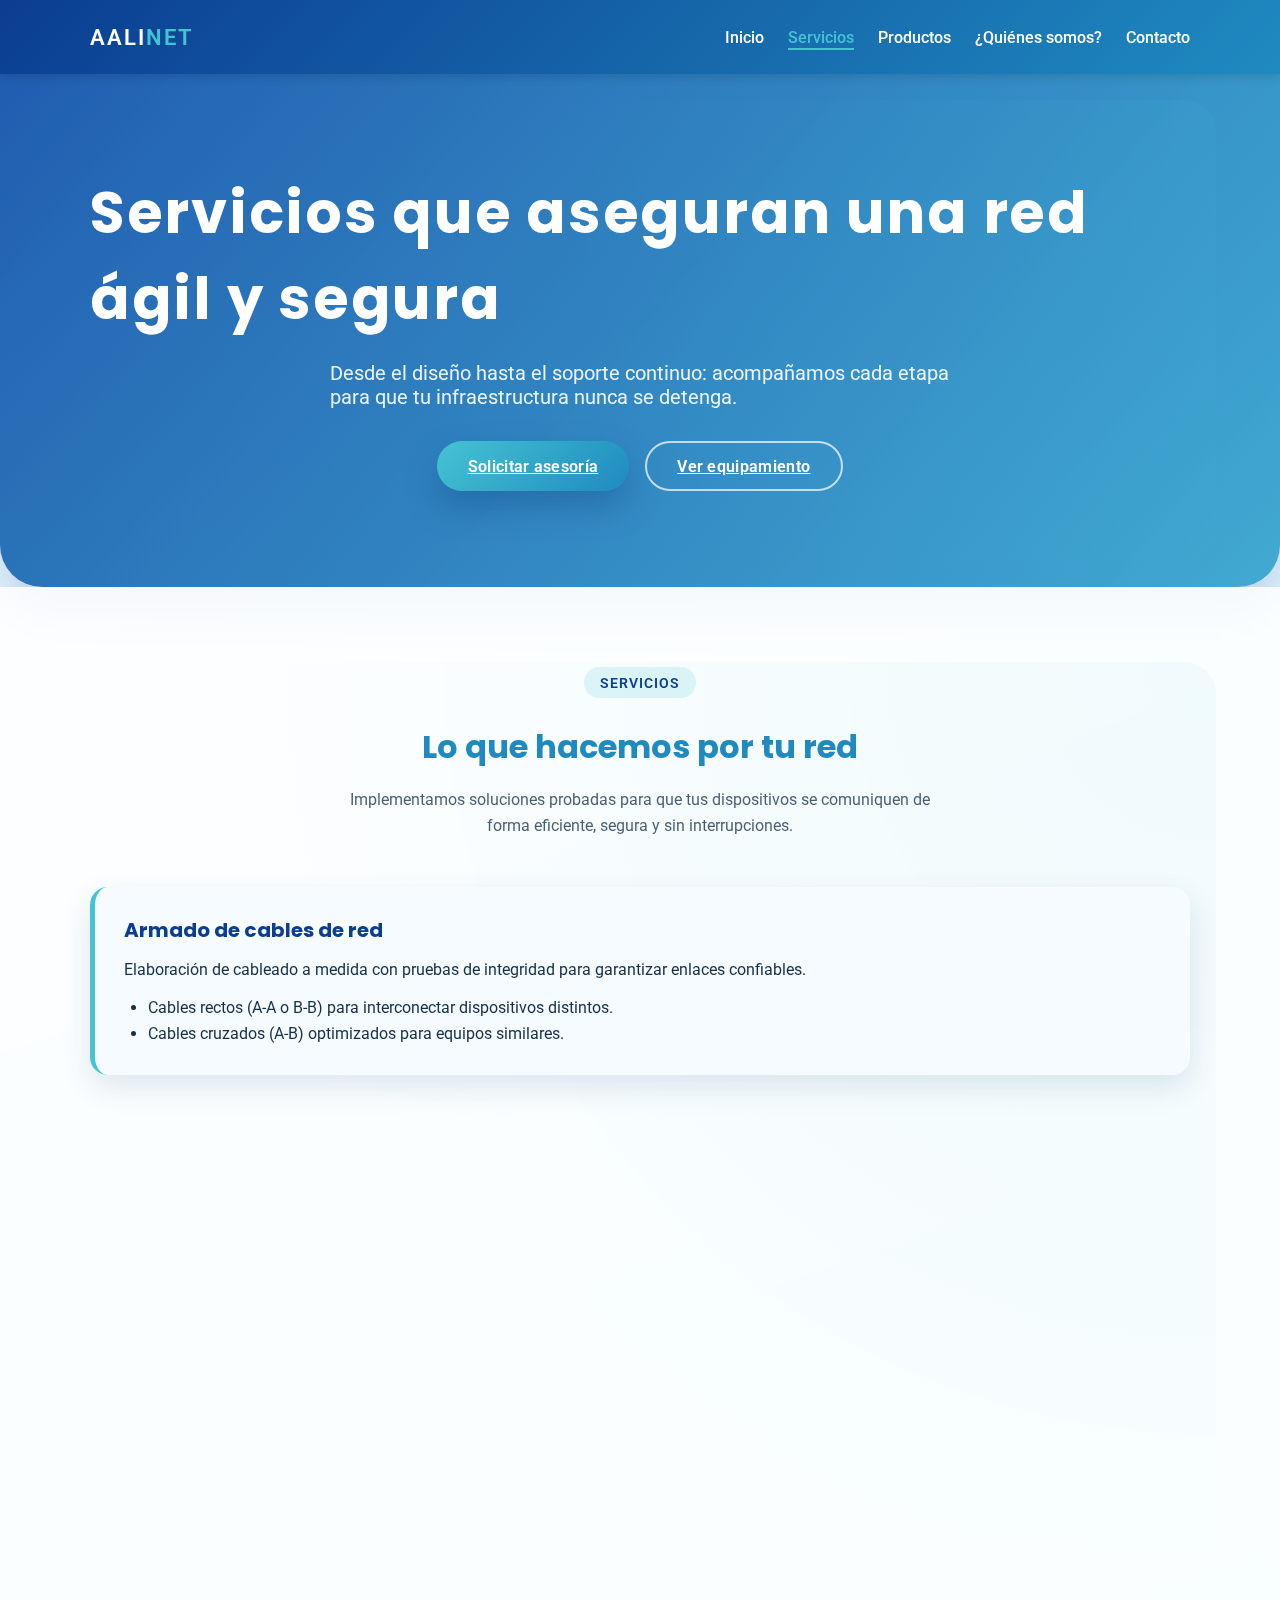
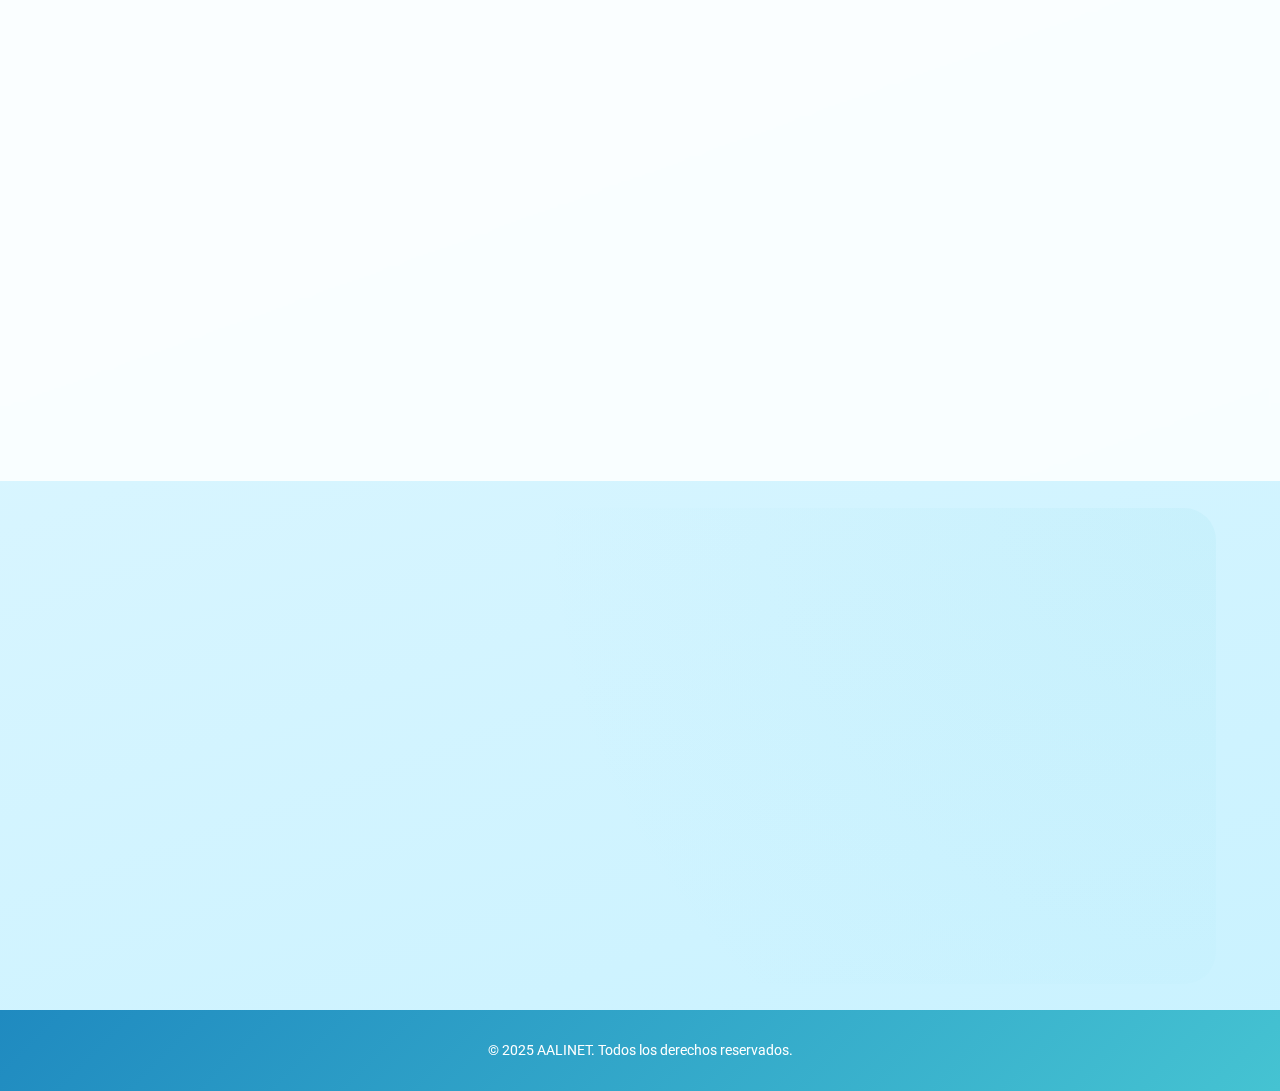
<file: servicios.html>
<!DOCTYPE html>
<html lang="es">
<head>
    <meta charset="UTF-8">
    <meta name="viewport" content="width=device-width, initial-scale=1.0">
    <title>Servicios | AALINET</title>
    <link rel="stylesheet" href="styles.css">
</head>
<body>
    <header>
        <div class="container nav">
            <div class="logo">AALI<span>NET</span></div>
            <nav>
                <ul>
                    <li><a href="index.html">Inicio</a></li>
                    <li><a href="servicios.html">Servicios</a></li>
                    <li><a href="productos.html">Productos</a></li>
                    <li><a href="quienes-somos.html">¿Quiénes somos?</a></li>
                    <li><a href="contacto.html">Contacto</a></li>
                </ul>
            </nav>
        </div>
    </header>

    <main>
        <section class="hero">
            <div class="container">
                <h1>Servicios que aseguran una red ágil y segura</h1>
                <p>Desde el diseño hasta el soporte continuo: acompañamos cada etapa para que tu infraestructura nunca se detenga.</p>
                <div class="hero-buttons">
                    <a class="button-primary" href="contacto.html">Solicitar asesoría</a>
                    <a class="button-outline" href="productos.html">Ver equipamiento</a>
                </div>
            </div>
        </section>

        <section>
            <div class="container">
                <div class="section-intro reveal-on-scroll">
                    <span class="badge">Servicios</span>
                    <h2>Lo que hacemos por tu red</h2>
                    <p>Implementamos soluciones probadas para que tus dispositivos se comuniquen de forma eficiente, segura y sin interrupciones.</p>
                </div>

                <article class="services-block">
                    <div class="service-list">
                        <div class="service-card reveal-on-scroll">
                            <h3>Armado de cables de red</h3>
                            <p>Elaboración de cableado a medida con pruebas de integridad para garantizar enlaces confiables.</p>
                            <ul>
                                <li>Cables rectos (A-A o B-B) para interconectar dispositivos distintos.</li>
                                <li>Cables cruzados (A-B) optimizados para equipos similares.</li>
                            </ul>
                        </div>

                        <div class="service-card reveal-on-scroll">
                            <h3>Normas de colores</h3>
                            <p>Aplicamos estándares TIA/EIA para conectores RJ-45 que facilitan el mantenimiento y la escalabilidad.</p>
                            <ul>
                                <li>Configuración 568A.</li>
                                <li>Configuración 568B.</li>
                            </ul>
                        </div>

                        <div class="service-card reveal-on-scroll">
                            <h3>Cableado estructurado</h3>
                            <p>Diseñamos e instalamos soluciones ordenadas, documentadas y listas para crecer.</p>
                            <ul>
                                <li>Campus y enlaces entre edificios.</li>
                                <li>Backbone vertical y horizontal.</li>
                                <li>Áreas de trabajo y rackeo profesional.</li>
                            </ul>
                        </div>

                        <div class="service-card reveal-on-scroll">
                            <h3>Configuración de router</h3>
                            <p>Parametrizamos redes inalámbricas y cableadas con foco en seguridad, rendimiento y experiencia de usuario.</p>
                            <ul>
                                <li>Definición de SSID y políticas WPA2/WPA3.</li>
                                <li>Gestión de DHCP, reservas y filtrado MAC.</li>
                                <li>Optimización de canales, QoS y servicios adicionales.</li>
                            </ul>
                        </div>

                        <div class="service-card reveal-on-scroll">
                            <h3>Corrección de fallas</h3>
                            <p>Diagnosticamos incidentes con instrumentación especializada y mitigamos riesgos de manera definitiva.</p>
                            <ul>
                                <li>Pruebas con certificadores y analizadores de red.</li>
                                <li>Reconfiguración de equipos y firmware actualizado.</li>
                                <li>Plan de contingencia y documentación del caso.</li>
                            </ul>
                        </div>
                    </div>
                </article>
            </div>
        </section>

        <section>
            <div class="container">
                <div class="section-intro reveal-on-scroll">
                    <span class="badge">Metodología</span>
                    <h2>Cómo trabajamos cada proyecto</h2>
                    <p>Integramos buenas prácticas de la industria con un seguimiento personal para que siempre sepas el estado del servicio.</p>
                </div>

                <div class="highlight-grid reveal-on-scroll">
                    <article class="highlight-card">
                        <h3>1. Diagnóstico</h3>
                        <p>Auditoría del sitio, relevamiento de dispositivos y análisis de interferencias o cuellos de botella existentes.</p>
                    </article>
                    <article class="highlight-card">
                        <h3>2. Implementación</h3>
                        <p>Despliegue del cableado, configuración de equipos y pruebas de rendimiento con certificación documentada.</p>
                    </article>
                    <article class="highlight-card">
                        <h3>3. Acompañamiento</h3>
                        <p>Monitoreo activo, mantenimiento preventivo y recomendaciones para evolucionar la red con total seguridad.</p>
                    </article>
                </div>
            </div>
        </section>
    </main>

    <footer class="footer">
        <div class="container">
            &copy; 2025 AALINET. Todos los derechos reservados.
        </div>
    </footer>

    <script src="main.js"></script>
</body>
</html>
</file>
<file: styles.css>
@import url("https://fonts.googleapis.com/css2?family=Poppins:wght@500;600;700&family=Roboto:wght@300;400;500;700&display=swap");

:root {
    --deep-sea: #0b3d91;
    --reef-blue: #1f8ac0;
    --lagoon-teal: #45c3d2;
    --sky-glow: #c9f2ff;
    --foam-white: #f4fbff;
    --text-main: #15304b;
    --text-light: #ffffff;
}

html {
    scroll-behavior: smooth;
}

* {
    margin: 0;
    padding: 0;
    box-sizing: border-box;
}

body {
    font-family: "Roboto", "Helvetica Neue", Arial, sans-serif;
    color: var(--text-main);
    background: linear-gradient(160deg, var(--foam-white) 0%, var(--sky-glow) 100%);
}

header {
    background: linear-gradient(135deg, var(--deep-sea), var(--reef-blue));
    color: var(--text-light);
    padding: 1.5rem 0;
    box-shadow: 0 2px 10px rgba(0, 0, 0, 0.15);
    position: sticky;
    top: 0;
    z-index: 1000;
}

.container {
    width: min(1100px, 92%);
    margin: 0 auto;
    position: relative;
    z-index: 1;
}

.nav {
    display: flex;
    justify-content: space-between;
    align-items: center;
}

.logo {
    font-size: 1.4rem;
    letter-spacing: 0.12rem;
    font-weight: 600;
}

.logo span {
    color: var(--lagoon-teal);
}

nav ul {
    list-style: none;
    display: flex;
    gap: 1.5rem;
}

nav a {
    color: var(--text-light);
    text-decoration: none;
    font-weight: 500;
    position: relative;
    padding-bottom: 0.2rem;
    transition: color 0.3s ease;
}

nav a::after {
    content: "";
    position: absolute;
    left: 0;
    bottom: 0;
    width: 100%;
    height: 2px;
    background-color: var(--lagoon-teal);
    transform: scaleX(0);
    transform-origin: left;
    transition: transform 0.3s ease;
}

nav a:hover::after,
nav a:focus-visible::after,
nav a.active::after {
    transform: scaleX(1);
}

nav a.active {
    color: var(--lagoon-teal);
}

section {
    padding: 5rem 0;
    position: relative;
}

section::before {
    content: "";
    position: absolute;
    inset: 5%;
    border-radius: 32px;
    background: radial-gradient(circle at top right, rgba(69, 195, 210, 0.14), transparent 55%);
    pointer-events: none;
    opacity: 0.45;
}

section:nth-of-type(even) {
    background-color: rgba(255, 255, 255, 0.85);
    backdrop-filter: blur(4px);
}

.hero {
    position: relative;
    overflow: hidden;
    color: var(--text-light);
    padding: clamp(4rem, 8vw, 6rem) 0;
    background:
        linear-gradient(130deg, rgba(11, 61, 145, 0.92), rgba(31, 138, 192, 0.9)),
        url("https://images.unsplash.com/photo-1580894899420-7501020c1402?auto=format&fit=crop&w=1400&q=80") center/cover;
    border-radius: 0 0 42px 42px;
    box-shadow: 0 25px 50px rgba(11, 61, 145, 0.22);
}

.hero::after {
    content: "";
    position: absolute;
    inset: 0;
    background: linear-gradient(140deg, rgba(11, 61, 145, 0.4), rgba(69, 195, 210, 0.25));
    mix-blend-mode: screen;
    pointer-events: none;
}

.hero h1 {
    font-family: "Poppins", "Roboto", sans-serif;
    font-size: clamp(2.6rem, 5vw, 3.6rem);
    letter-spacing: 0.03em;
    margin-bottom: 1.2rem;
}

.hero p {
    font-size: clamp(1.05rem, 2.8vw, 1.25rem);
    max-width: 620px;
    margin: 0 auto 2rem;
    color: rgba(255, 255, 255, 0.9);
}

.hero .hero-buttons {
    display: flex;
    justify-content: center;
    gap: 1rem;
    flex-wrap: wrap;
}

.button-primary,
.button-outline {
    display: inline-flex;
    align-items: center;
    gap: 0.6rem;
    padding: 0.85rem 1.9rem;
    border-radius: 999px;
    font-weight: 600;
    letter-spacing: 0.02em;
    cursor: pointer;
    border: none;
    transition: transform 0.3s ease, box-shadow 0.3s ease, background 0.3s ease;
}

.button-primary {
    background: linear-gradient(135deg, var(--lagoon-teal), var(--reef-blue));
    color: var(--text-light);
    box-shadow: 0 16px 32px rgba(17, 70, 128, 0.35);
}

.button-outline {
    background: transparent;
    color: var(--text-light);
    border: 2px solid rgba(255, 255, 255, 0.7);
}

.button-primary:hover,
.button-outline:hover {
    transform: translateY(-4px);
    box-shadow: 0 18px 36px rgba(11, 61, 145, 0.32);
}

.section-intro {
    text-align: center;
    max-width: 620px;
    margin: 0 auto 3rem;
}

.section-intro h2 {
    border: none;
    padding: 0;
    margin-bottom: 1rem;
}

.section-intro p {
    line-height: 1.6;
    color: rgba(21, 48, 75, 0.78);
}

.badge {
    display: inline-flex;
    align-items: center;
    gap: 0.5rem;
    padding: 0.45rem 1rem;
    border-radius: 999px;
    font-size: 0.85rem;
    font-weight: 600;
    text-transform: uppercase;
    letter-spacing: 0.08em;
    background: rgba(69, 195, 210, 0.16);
    color: var(--deep-sea);
    margin-bottom: 1.6rem;
}

.content-block,
.product-card,
.service-card,
.team-card {
    transition: transform 0.35s ease, box-shadow 0.35s ease;
}

.content-block:hover,
.product-card:hover,
.service-card:hover,
.team-card:hover {
    transform: translateY(-6px);
    box-shadow: 0 18px 40px rgba(17, 70, 128, 0.18);
}

.content-block {
    background-color: rgba(244, 251, 255, 0.85);
    border-radius: 18px;
    padding: 2rem;
    box-shadow: 0 12px 30px rgba(12, 62, 125, 0.12);
    display: grid;
    gap: 1.5rem;
}

.content-block h3 {
    font-size: 1.3rem;
    color: var(--deep-sea);
    font-family: "Poppins", "Roboto", sans-serif;
}

.content-block p {
    line-height: 1.6;
}

.content-block ul {
    list-style: disc;
    padding-left: 1.5rem;
    line-height: 1.6;
}

.products-block {
    background: transparent;
    box-shadow: none;
    padding: 0;
}

.product-grid {
    display: grid;
    gap: 1.8rem;
}

@media (min-width: 720px) {
    .product-grid {
        grid-template-columns: repeat(2, minmax(0, 1fr));
    }
}

@media (min-width: 1080px) {
    .product-grid {
        grid-template-columns: repeat(3, minmax(0, 1fr));
    }
}

.product-card {
    background-color: rgba(244, 251, 255, 0.9);
    border-radius: 16px;
    padding: 1.75rem;
    box-shadow: 0 10px 26px rgba(20, 68, 120, 0.14);
    display: grid;
    gap: 0.9rem;
    border: 1px solid rgba(69, 195, 210, 0.25);
}

.product-figure {
    width: 100%;
    height: 170px;
    margin-bottom: 1.1rem;
    border-radius: 14px;
    display: grid;
    place-items: center;
}

.product-figure img {
    max-width: 85%;
    max-height: 85%;
    object-fit: contain;
    display: block;
}

.product-card h3 {
    font-size: 1.2rem;
    color: var(--deep-sea);
    font-family: "Poppins", "Roboto", sans-serif;
}

.product-card ul {
    list-style: disc;
    padding-left: 1.4rem;
    margin: 0;
}

.services-block {
    background: transparent;
    box-shadow: none;
    padding: 0;
}

.service-list {
    display: grid;
    gap: 1.5rem;
}

.service-card {
    background-color: rgba(244, 251, 255, 0.92);
    border-radius: 18px;
    padding: 1.8rem;
    box-shadow: 0 12px 30px rgba(17, 70, 128, 0.13);
    border-left: 5px solid var(--lagoon-teal);
    display: grid;
    gap: 0.75rem;
}

.service-card h3 {
    font-size: 1.25rem;
    color: var(--deep-sea);
    font-family: "Poppins", "Roboto", sans-serif;
}

.service-card p,
.service-card ul {
    line-height: 1.6;
    margin: 0;
}

.service-card ul {
    list-style: disc;
    padding-left: 1.5rem;
}

.about-block {
    background: transparent;
    box-shadow: none;
    padding: 0;
    display: grid;
    gap: 2.5rem;
}

.about-intro {
    background-color: rgba(244, 251, 255, 0.92);
    border-radius: 18px;
    padding: 2rem;
    box-shadow: 0 14px 34px rgba(17, 70, 128, 0.12);
    border-left: 5px solid var(--reef-blue);
}

.team-grid {
    display: grid;
    gap: 1.8rem;
}

@media (min-width: 900px) {
    .team-grid {
        grid-template-columns: repeat(3, minmax(0, 1fr));
    }
}

.team-card {
    background-color: rgba(244, 251, 255, 0.95);
    border-radius: 16px;
    padding: 1.75rem;
    box-shadow: 0 12px 30px rgba(17, 70, 128, 0.14);
    text-align: center;
    display: grid;
    gap: 0.8rem;
    border: 1px solid rgba(31, 138, 192, 0.18);
}

.team-card .avatar-placeholder {
    width: 90px;
    height: 90px;
    border-radius: 50%;
    background: linear-gradient(145deg, rgba(31, 138, 192, 0.2), rgba(69, 195, 210, 0.35));
    margin: 0 auto;
}

.team-card h3 {
    font-size: 1.2rem;
    color: var(--deep-sea);
    font-family: "Poppins", "Roboto", sans-serif;
}

.team-card p {
    line-height: 1.5;
}

.values-grid {
    display: grid;
    gap: 1.5rem;
}

@media (min-width: 760px) {
    .values-grid {
        grid-template-columns: repeat(3, minmax(0, 1fr));
    }
}

.value-card {
    background: rgba(255, 255, 255, 0.92);
    border-radius: 18px;
    padding: 1.8rem;
    box-shadow: 0 14px 34px rgba(12, 62, 125, 0.15);
    border-top: 4px solid var(--lagoon-teal);
    display: grid;
    gap: 0.8rem;
}

.value-card h3 {
    font-size: 1.2rem;
    color: var(--deep-sea);
    font-family: "Poppins", "Roboto", sans-serif;
}

.value-card p {
    line-height: 1.6;
}

.gallery-space {
    background-color: rgba(244, 251, 255, 0.9);
    border-radius: 18px;
    padding: 1.5rem;
    box-shadow: inset 0 0 0 2px rgba(69, 195, 210, 0.18);
    min-height: 220px;
    display: grid;
    place-items: center;
    color: rgba(21, 48, 75, 0.7);
    font-style: italic;
}

.contact-grid {
    display: grid;
    gap: 2rem;
}

@media (min-width: 960px) {
    .contact-grid {
        grid-template-columns: 1.1fr 0.9fr;
        align-items: start;
    }
}

.contact-card {
    background: rgba(244, 251, 255, 0.92);
    border-radius: 20px;
    padding: 2rem;
    box-shadow: 0 18px 38px rgba(17, 70, 128, 0.16);
    display: grid;
    gap: 1.5rem;
}

.contact-card form {
    display: grid;
    gap: 1rem;
}

.contact-card label {
    font-weight: 600;
    color: var(--deep-sea);
}

.contact-card input,
.contact-card textarea {
    width: 100%;
    padding: 0.85rem 1rem;
    border-radius: 12px;
    border: 1px solid rgba(11, 61, 145, 0.18);
    background: rgba(255, 255, 255, 0.95);
    font: inherit;
    transition: border 0.3s ease, box-shadow 0.3s ease;
}

.contact-card input:focus,
.contact-card textarea:focus {
    outline: none;
    border-color: var(--lagoon-teal);
    box-shadow: 0 0 0 3px rgba(69, 195, 210, 0.2);
}

.contact-info {
    background: linear-gradient(140deg, rgba(11, 61, 145, 0.92), rgba(31, 138, 192, 0.85));
    color: var(--text-light);
    border-radius: 20px;
    padding: 2.4rem;
    box-shadow: 0 22px 40px rgba(11, 61, 145, 0.22);
    display: grid;
    gap: 1.5rem;
}

.contact-info h3 {
    font-family: "Poppins", "Roboto", sans-serif;
    font-size: 1.5rem;
}

.contact-info ul {
    list-style: none;
    display: grid;
    gap: 0.9rem;
    padding: 0;
}

.contact-info li {
    display: flex;
    align-items: center;
    gap: 0.8rem;
}

h2 {
    font-size: 2rem;
    margin-bottom: 1.5rem;
    color: var(--reef-blue);
    border-left: 4px solid var(--lagoon-teal);
    padding-left: 1rem;
    font-family: "Poppins", "Roboto", sans-serif;
}

.highlight-grid {
    display: grid;
    gap: 1.5rem;
}

@media (min-width: 960px) {
    .highlight-grid {
        grid-template-columns: repeat(3, minmax(0, 1fr));
    }
}

.highlight-card {
    background: rgba(244, 251, 255, 0.92);
    border-radius: 18px;
    padding: 1.6rem;
    border: 1px solid rgba(69, 195, 210, 0.2);
    box-shadow: 0 14px 34px rgba(17, 70, 128, 0.12);
    display: grid;
    gap: 0.8rem;
}

.highlight-card h3 {
    font-size: 1.15rem;
    color: var(--deep-sea);
    font-family: "Poppins", "Roboto", sans-serif;
}

.stat-grid {
    display: grid;
    gap: 1.2rem;
    margin-top: 2rem;
}

@media (min-width: 720px) {
    .stat-grid {
        grid-template-columns: repeat(3, minmax(0, 1fr));
    }
}

.stat-card {
    background: rgba(255, 255, 255, 0.92);
    border-radius: 18px;
    padding: 1.6rem;
    text-align: center;
    box-shadow: 0 16px 34px rgba(12, 62, 125, 0.14);
}

.stat-card strong {
    display: block;
    font-size: 2rem;
    color: var(--deep-sea);
    margin-bottom: 0.4rem;
    font-family: "Poppins", "Roboto", sans-serif;
}

.reveal-on-scroll {
    opacity: 0;
    transform: translateY(22px);
    transition: opacity 0.6s ease, transform 0.6s ease;
}

.reveal-on-scroll.is-visible {
    opacity: 1;
    transform: translateY(0);
}

.footer {
    background: linear-gradient(135deg, var(--reef-blue), var(--lagoon-teal));
    color: var(--text-light);
    padding: 2rem 0;
    text-align: center;
    font-size: 0.9rem;
}

@media (max-width: 768px) {
    nav ul {
        flex-direction: column;
        align-items: flex-start;
        gap: 1rem;
    }

    .nav {
        flex-direction: column;
        align-items: flex-start;
        gap: 1.5rem;
    }

    .hero {
        border-radius: 0 0 26px 26px;
        text-align: center;
    }

    .hero .hero-buttons {
        justify-content: center;
    }

    section::before {
        inset: 8%;
    }
}
</file>
